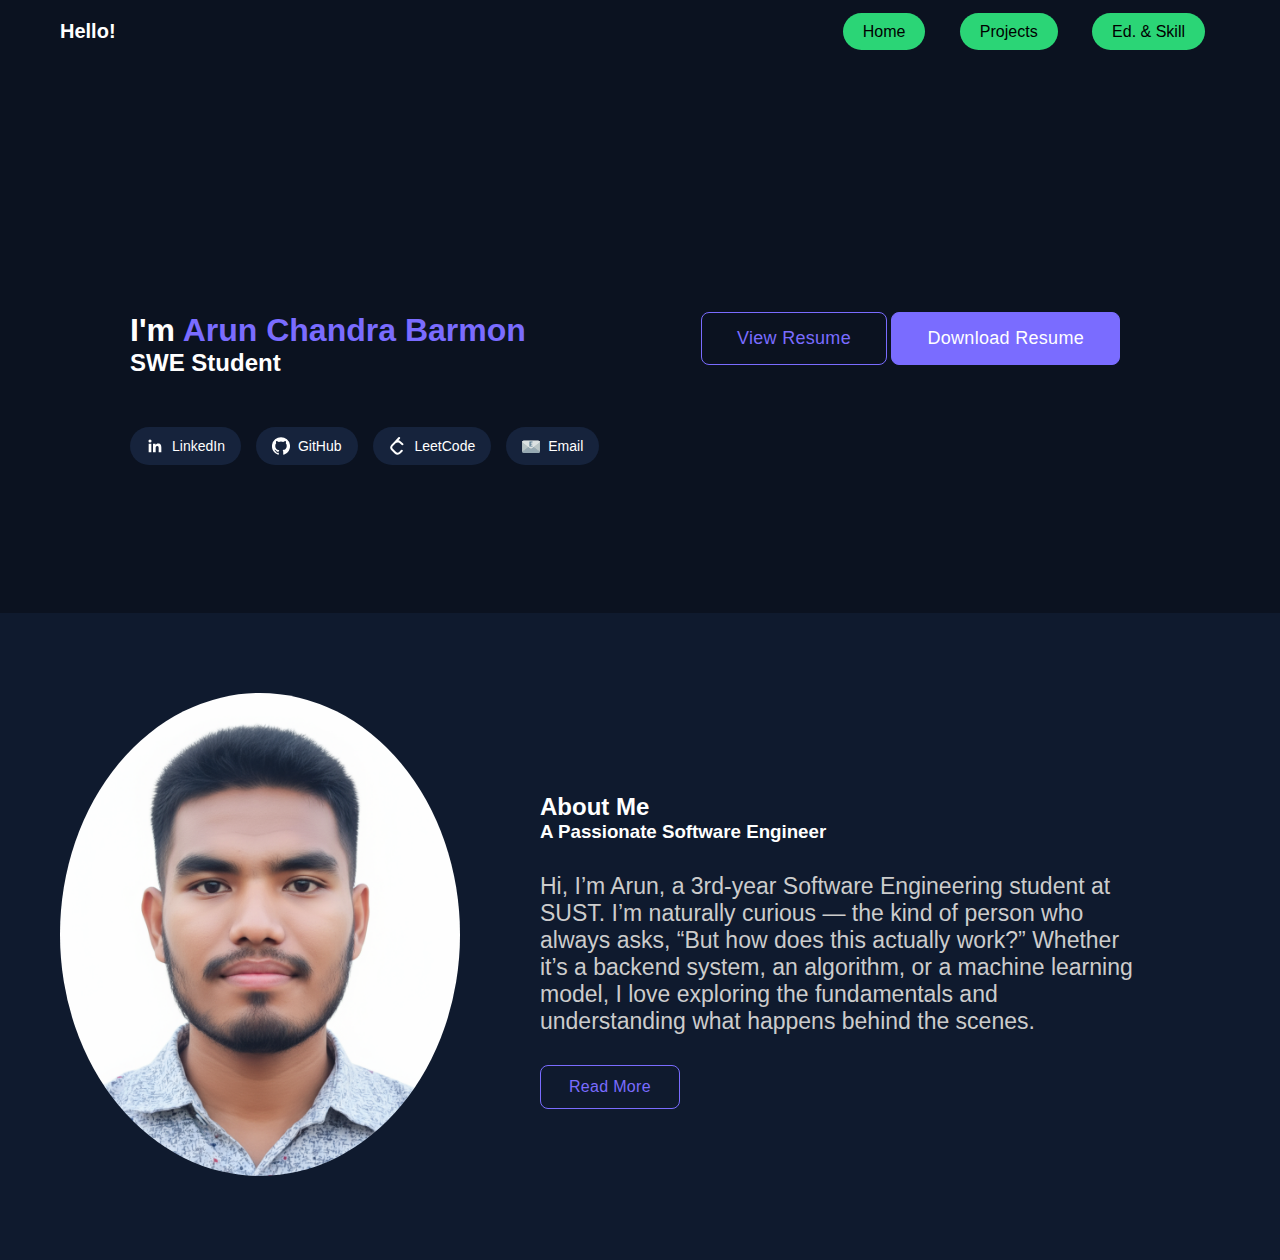
<file: index.html>
<!DOCTYPE html>
<html lang="en">
<head>
  <meta charset="UTF-8">
  <title>Portfolio | Web Developer</title>
  <link rel="stylesheet" href="css/style.css">
</head>
<body>
  <!-- Navbar -->
  <header class="navbar">
    <div class="logo">Hello!</div>
    <nav>
      <a href="index.html">Home</a>
      <a href="projects.html">Projects</a>
      <a href="ed_skill.html">Ed. & Skill</a>
    </nav>
  </header>

<!-- hero section -->
<section class="hero" id="home">

  <div class="hero-left">

    <h1>
      I'm <span>Arun Chandra Barmon</span><br>
    </h1>
    <h2 id="typing"></h2>

    <!--social links -->
    <div class="social-links">

      <!-- linkedIn -->
      <a href="https://www.linkedin.com/in/arun-cb/" target="_blank">
        <svg viewBox="0 0 24 24"><path d="M20.447 20.452h-3.554v-5.569c0-1.328-.027-3.037-1.852-3.037-1.853 0-2.136 1.445-2.136 2.939v5.667H9.351V9h3.414v1.561h.046c.477-.9 1.637-1.85 3.37-1.85 3.601 0 4.267 2.37 4.267 5.455v6.286zM5.337 7.433a2.062 2.062 0 1 1 0-4.129 2.062 2.062 0 0 1 0 4.129zM7.119 20.452H3.555V9h3.564z"/></svg>
        LinkedIn
      </a>

      <!-- gitHub -->
      <a href="https://github.com/helloarun0110" target="_blank">
        <svg viewBox="0 0 24 24"><path d="M12 .297a12 12 0 0 0-3.79 23.4c.6.11.82-.26.82-.58v-2.02c-3.34.72-4.04-1.6-4.04-1.6-.55-1.4-1.34-1.77-1.34-1.77-1.08-.74.08-.73.08-.73 1.2.08 1.84 1.24 1.84 1.24 1.07 1.83 2.8 1.3 3.49 1 .11-.78.42-1.3.76-1.6-2.66-.3-5.47-1.33-5.47-5.93 0-1.31.47-2.38 1.23-3.22-.13-.3-.54-1.52.11-3.18 0 0 1-.32 3.3 1.23a11.5 11.5 0 0 1 6 0c2.28-1.55 3.28-1.23 3.28-1.23.65 1.66.24 2.88.12 3.18.77.84 1.23 1.91 1.23 3.22 0 4.61-2.81 5.63-5.48 5.92.43.37.82 1.1.82 2.22v3.29c0 .32.21.69.82.57A12 12 0 0 0 12 .297"/></svg>
        GitHub
      </a>

      <!-- leetCode -->
      <a href="https://leetcode.com/u/0_arun_0/" target="_blank">
        <svg viewBox="0 0 24 24"><path d="M13.48 0a1.37 1.37 0 0 0-.96.44L7.1 6.22l-3.85 4.13a5.4 5.4 0 0 0 0 7.36l4.28 4.19c2.25 2.16 5.85 2.13 8.06-.07l2.39-2.39a1.38 1.38 0 0 0-1.95-1.96l-2.39 2.39a3.02 3.02 0 0 1-4.2.04l-4.28-4.19a2.7 2.7 0 0 1-.27-3.43L9.13 8.11c1.06-1.13 3.2-1.27 4.43-.28l3.5 2.83a1.38 1.38 0 1 0 1.73-2.15l-3.5-2.83a6.1 6.1 0 0 0-2.78-1.2l2.02-2.16A1.38 1.38 0 0 0 13.48 0z"/></svg>
        LeetCode
      </a>



      <a href="mailto:2022831041@student.sust.edu">
<svg width="800px" height="800px" viewBox="0 0 512 512" xmlns="http://www.w3.org/2000/svg" xmlns:xlink="http://www.w3.org/1999/xlink" aria-hidden="true" role="img" class="iconify iconify--fxemoji" preserveAspectRatio="xMidYMid meet"><path fill="#96A9B2" d="M511.824 425.007c1.941-5.245-220.916-173.519-220.916-173.519c-27.9-20.589-42.574-20.913-70.164 0c0 0-222.532 168.138-220.659 173.311l-.045.038c.023.045.06.076.091.117a48.482 48.482 0 0 0 8.119 14.157c1.473 1.786 3.248 3.282 4.955 4.837l-.083.064c.136.121.317.177.453.298c7.235 6.454 16.359 10.634 26.495 11.827c.159.019.287.102.446.121h.612c1.541.147 3.006.517 4.584.517h420.721c20.717 0 38.269-13.028 45.241-31.291c.083-.136.211-.234.287-.374l-.137-.103z"></path><path fill="#B9C5C6" d="M256.133 232.176L1.216 423.364V152.515c0-26.4 21.397-47.797 47.797-47.797h414.24c26.4 0 47.797 21.397 47.797 47.797v270.849L256.133 232.176z"></path><path fill="#EDECE6" d="M4.189 135.896l217.645 170.949c27.47 20.271 41.918 20.591 69.083 0L508.22 136.167c-3.77-6.834-9.414-12.233-15.869-16.538l2.989-2.342c-7.295-6.641-16.62-10.946-26.971-12.058l-424.455.015c-10.322 1.097-19.662 5.417-26.942 12.043l2.967 2.313c-6.38 4.245-11.972 9.551-15.75 16.296z"></path><path fill="#DCE2E2" d="M4.118 136.254C2.207 141.419 221.63 307.099 221.63 307.099c27.47 20.271 41.918 20.591 69.083 0c0 0 219.103-165.546 217.258-170.64l.045-.037c-.022-.045-.059-.074-.089-.115a47.732 47.732 0 0 0-7.994-13.939c-1.45-1.759-3.198-3.231-4.878-4.763l.082-.063c-.134-.119-.312-.175-.446-.294c-7.124-6.354-16.107-10.47-26.086-11.645c-.156-.019-.283-.1-.439-.119h-.602c-1.517-.145-2.96-.509-4.514-.509H48.81c-20.398 0-37.68 12.828-44.543 30.809c-.082.134-.208.231-.283.368l.134.102z"></path><path fill="#597B91" d="M291.401 154.645h-38.632a6.155 6.155 0 0 0-6.155 6.155v21.722a6.155 6.155 0 0 0 6.155 6.155h31.415a6.155 6.155 0 0 1 6.155 6.155v11.616a6.155 6.155 0 0 1-6.155 6.155h-31.415a6.155 6.155 0 0 0-6.155 6.155v23.578a6.155 6.155 0 0 0 6.155 6.155h41.316a6.155 6.155 0 0 1 6.155 6.155v12.441a6.155 6.155 0 0 1-6.155 6.155h-75.76a6.155 6.155 0 0 1-6.155-6.155V136.461a6.155 6.155 0 0 1 6.155-6.155h74.81c3.749 0 6.627 3.322 6.092 7.033l-1.733 12.028a6.156 6.156 0 0 1-6.093 5.278z"></path></svg>        Email
      </a>


    </div>

  </div>
      <!-- resume section -->
  <div class="hero-right">
    <div class="resume">

   <a href="resume/index.html" class="btn secondary">
  View Resume
</a>
<a href="assets/images/resume.pdf" download class="btn primary">
    Download Resume
  </a>

    </div>
  </div>

</section>


  <!-- About Section -->
  <section class="about" id="about">
    <div class="about-img">
      <img src="assets/images/arun.png" alt="Profile">
    </div>

    <div class="about-text">
      <h2>About Me</h2>
      <h3>A Passionate <span>Software Engineer</span></h3>
<p class="about-description">
Hi, I’m Arun, a 3rd-year Software Engineering student at SUST. I’m naturally curious — the kind of person who always asks, “But how does this actually work?” Whether it’s a backend system, an algorithm, or a machine learning model, I love exploring the fundamentals and understanding what happens behind the scenes.
  <span class="more-text">
This curiosity has led me to build projects that solve real problems. I’ve worked with FastAPI, SQLModel, PostgreSQL, and secure authentication, and I’ve explored features like face recognition, image classification, a bit of deep learning, QR-based workflows, and geolocation checks — the kinds of projects where backend logic and AI/ML intersect.

I love the process of learning something new, experimenting, and turning knowledge into practical solutions, even if it’s small. My goal is to grow as an engineer who can combine backend development and AI/ML to create scalable, intelligent, real-world systems.

I’m always open to internships, teamwork, and collaborations in backend development and AI/ML. If you’re working on something exciting, I’d love to be a part of it.
  </span>
</p>

<button class="btn secondary read-more-btn">Read More</button>

    </div>
  </section>

  <script src="js/main.js"></script>
</body>
</html>
</file>
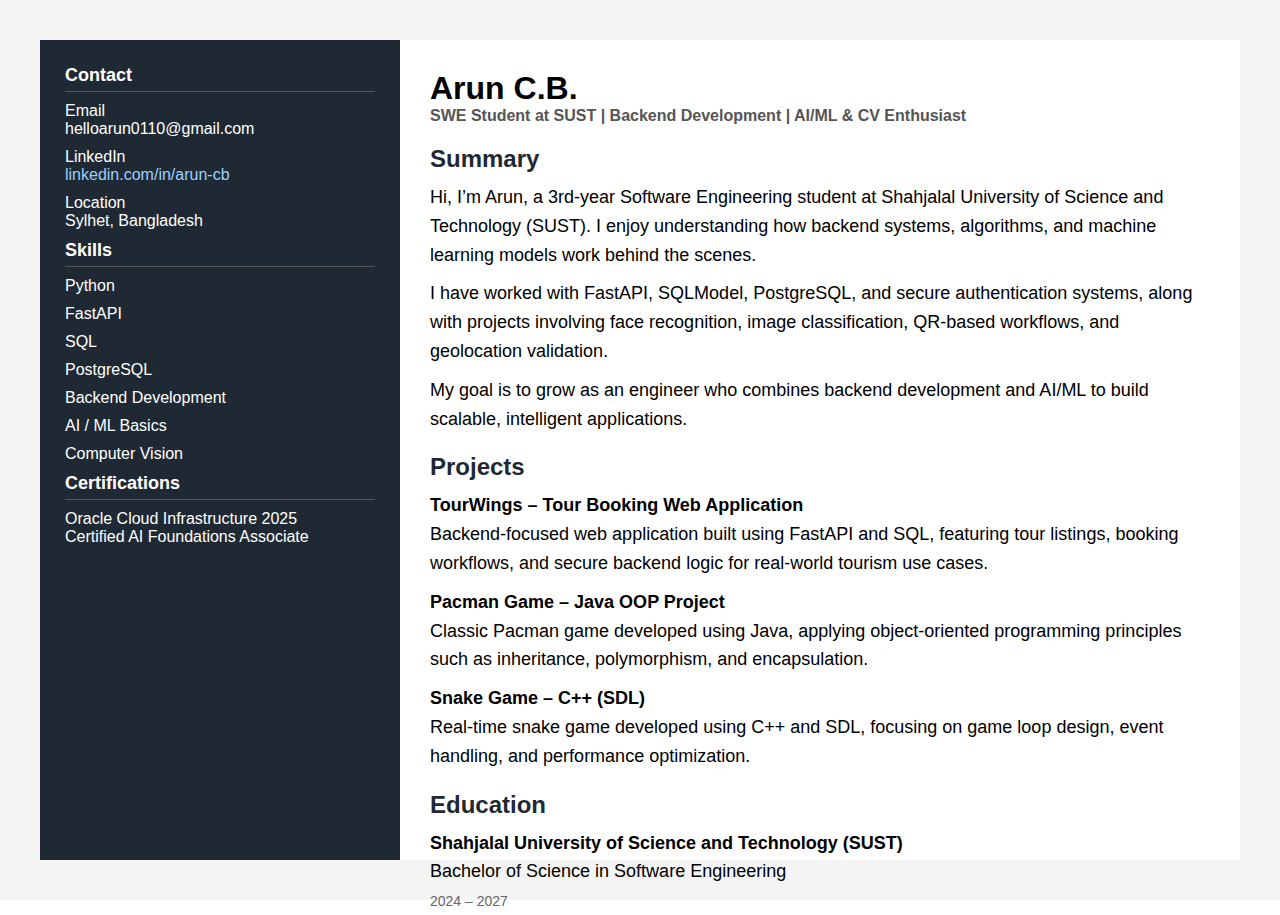
<file: resume/index.html>
<!DOCTYPE html>
<html lang="en">
<head>
    <meta charset="UTF-8">
    <title>Arun C.B. | Resume</title>

    <!-- Viewport still needed for correct scaling -->
    <meta name="viewport" content="width=device-width, initial-scale=1.0">

    <link rel="stylesheet" href="style.css">
</head>
<body>

<div class="page">
    <div class="resume">

        <!-- LEFT SIDEBAR -->
        <aside class="sidebar">
            <h2>Contact</h2>
            <p>Email<br>helloarun0110@gmail.com</p>
            <p>LinkedIn<br>
                <a href="https://www.linkedin.com/in/arun-cb" target="_blank">
                    linkedin.com/in/arun-cb
                </a>
            </p>
            <p>Location<br>Sylhet, Bangladesh</p>

            <h2>Skills</h2>
            <ul>
                <li>Python</li>
                <li>FastAPI</li>
                <li>SQL</li>
                <li>PostgreSQL</li>
                <li>Backend Development</li>
                <li>AI / ML Basics</li>
                <li>Computer Vision</li>
            </ul>

            <h2>Certifications</h2>
            <p>
                Oracle Cloud Infrastructure 2025<br>
                Certified AI Foundations Associate
            </p>
        </aside>

        <!-- RIGHT CONTENT -->
        <main class="content">
            <h1>Arun C.B.</h1>
            <h3>SWE Student at SUST | Backend Development | AI/ML & CV Enthusiast</h3>

            <section>
                <h2>Summary</h2>
                <p>
                    Hi, I’m Arun, a 3rd-year Software Engineering student at
                    Shahjalal University of Science and Technology (SUST).
                    I enjoy understanding how backend systems, algorithms,
                    and machine learning models work behind the scenes.
                </p>
                <p>
                    I have worked with FastAPI, SQLModel, PostgreSQL, and
                    secure authentication systems, along with projects
                    involving face recognition, image classification,
                    QR-based workflows, and geolocation validation.
                </p>
                <p>
                    My goal is to grow as an engineer who combines backend
                    development and AI/ML to build scalable, intelligent
                    applications.
                </p>
            </section>

            <section>
                <h2>Projects</h2>

                <p>
                    <strong>TourWings – Tour Booking Web Application</strong><br>
                    Backend-focused web application built using FastAPI and SQL,
                    featuring tour listings, booking workflows, and secure
                    backend logic for real-world tourism use cases.
                </p>

                <p>
                    <strong>Pacman Game – Java OOP Project</strong><br>
                    Classic Pacman game developed using Java, applying
                    object-oriented programming principles such as inheritance,
                    polymorphism, and encapsulation.
                </p>

                <p>
                    <strong>Snake Game – C++ (SDL)</strong><br>
                    Real-time snake game developed using C++ and SDL,
                    focusing on game loop design, event handling, and
                    performance optimization.
                </p>
                
            </section>


            <section>
                <h2>Education</h2>
                <p>
                    <strong>Shahjalal University of Science and Technology (SUST)</strong><br>
                    Bachelor of Science in Software Engineering<br>
                    <span class="date">2024 – 2027</span>
                </p>
            </section>
        </main>

    </div>
</div>

</body>
</html>
</file>
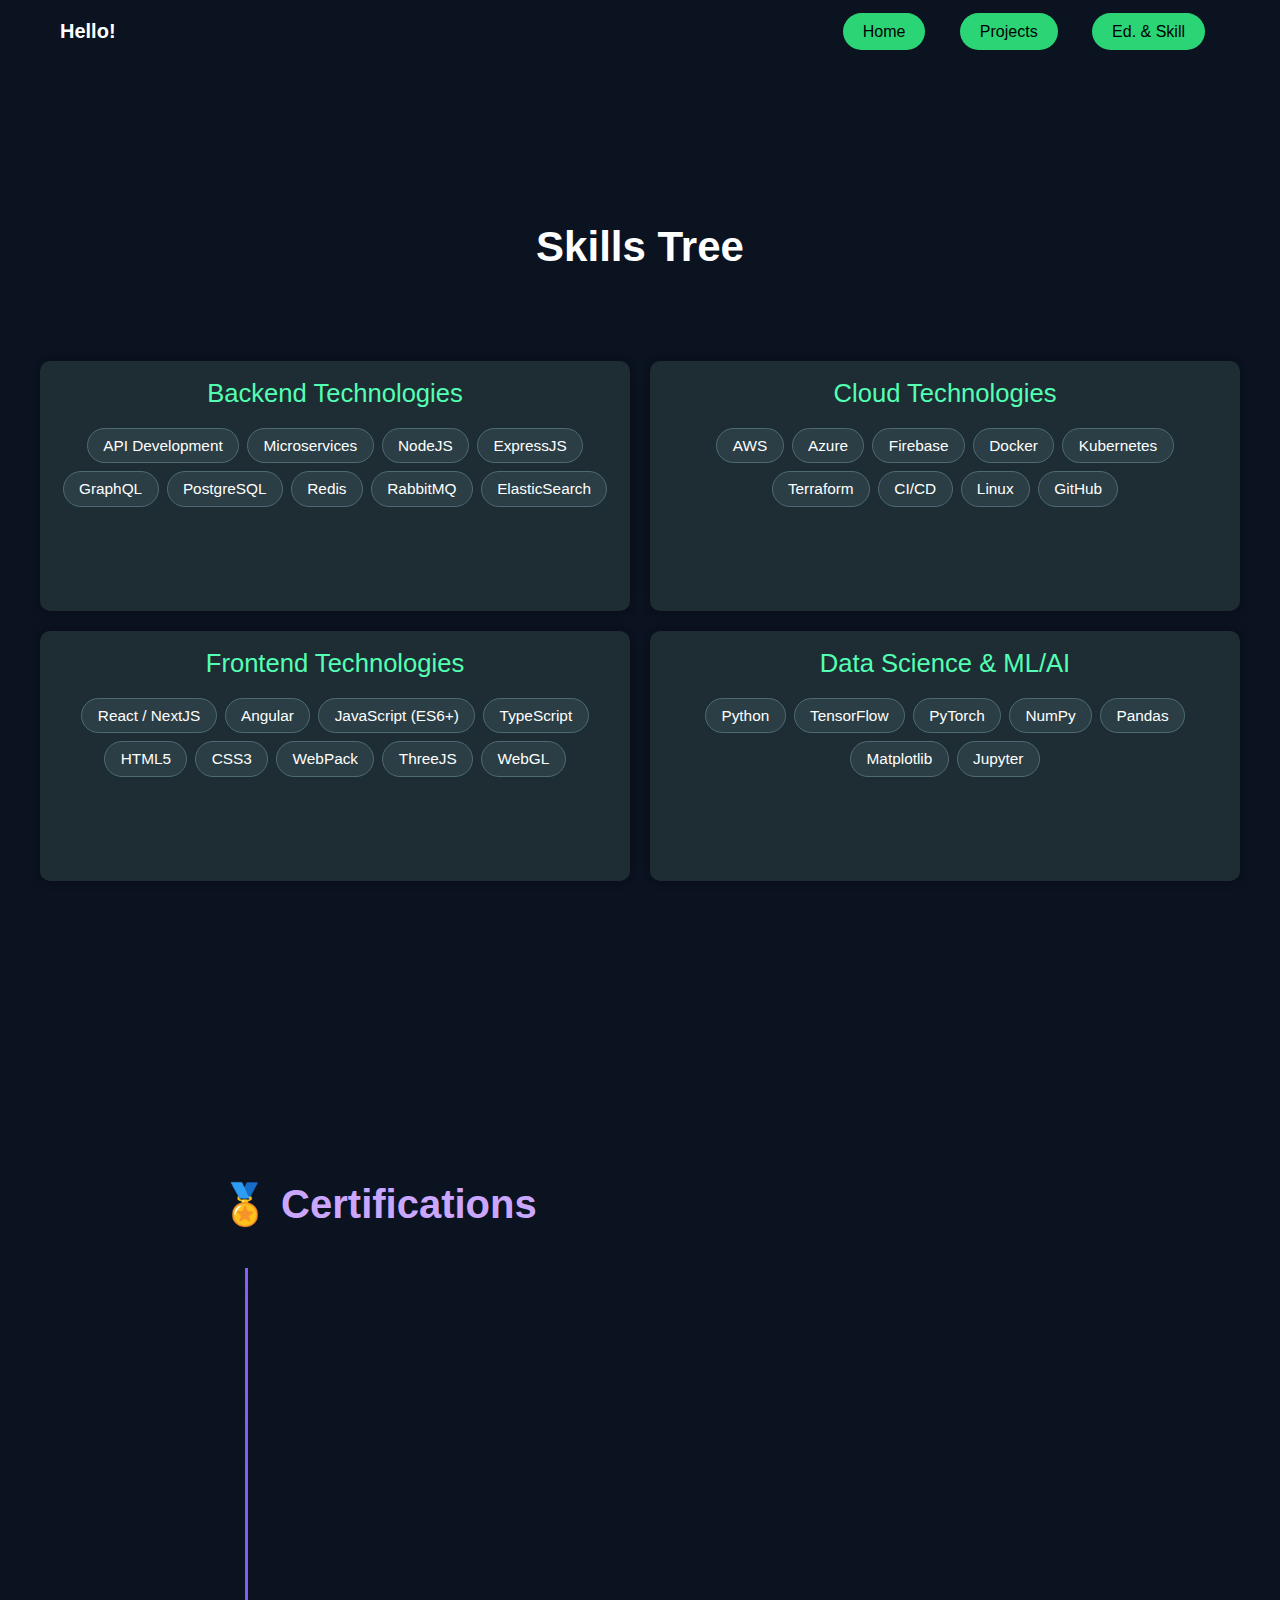
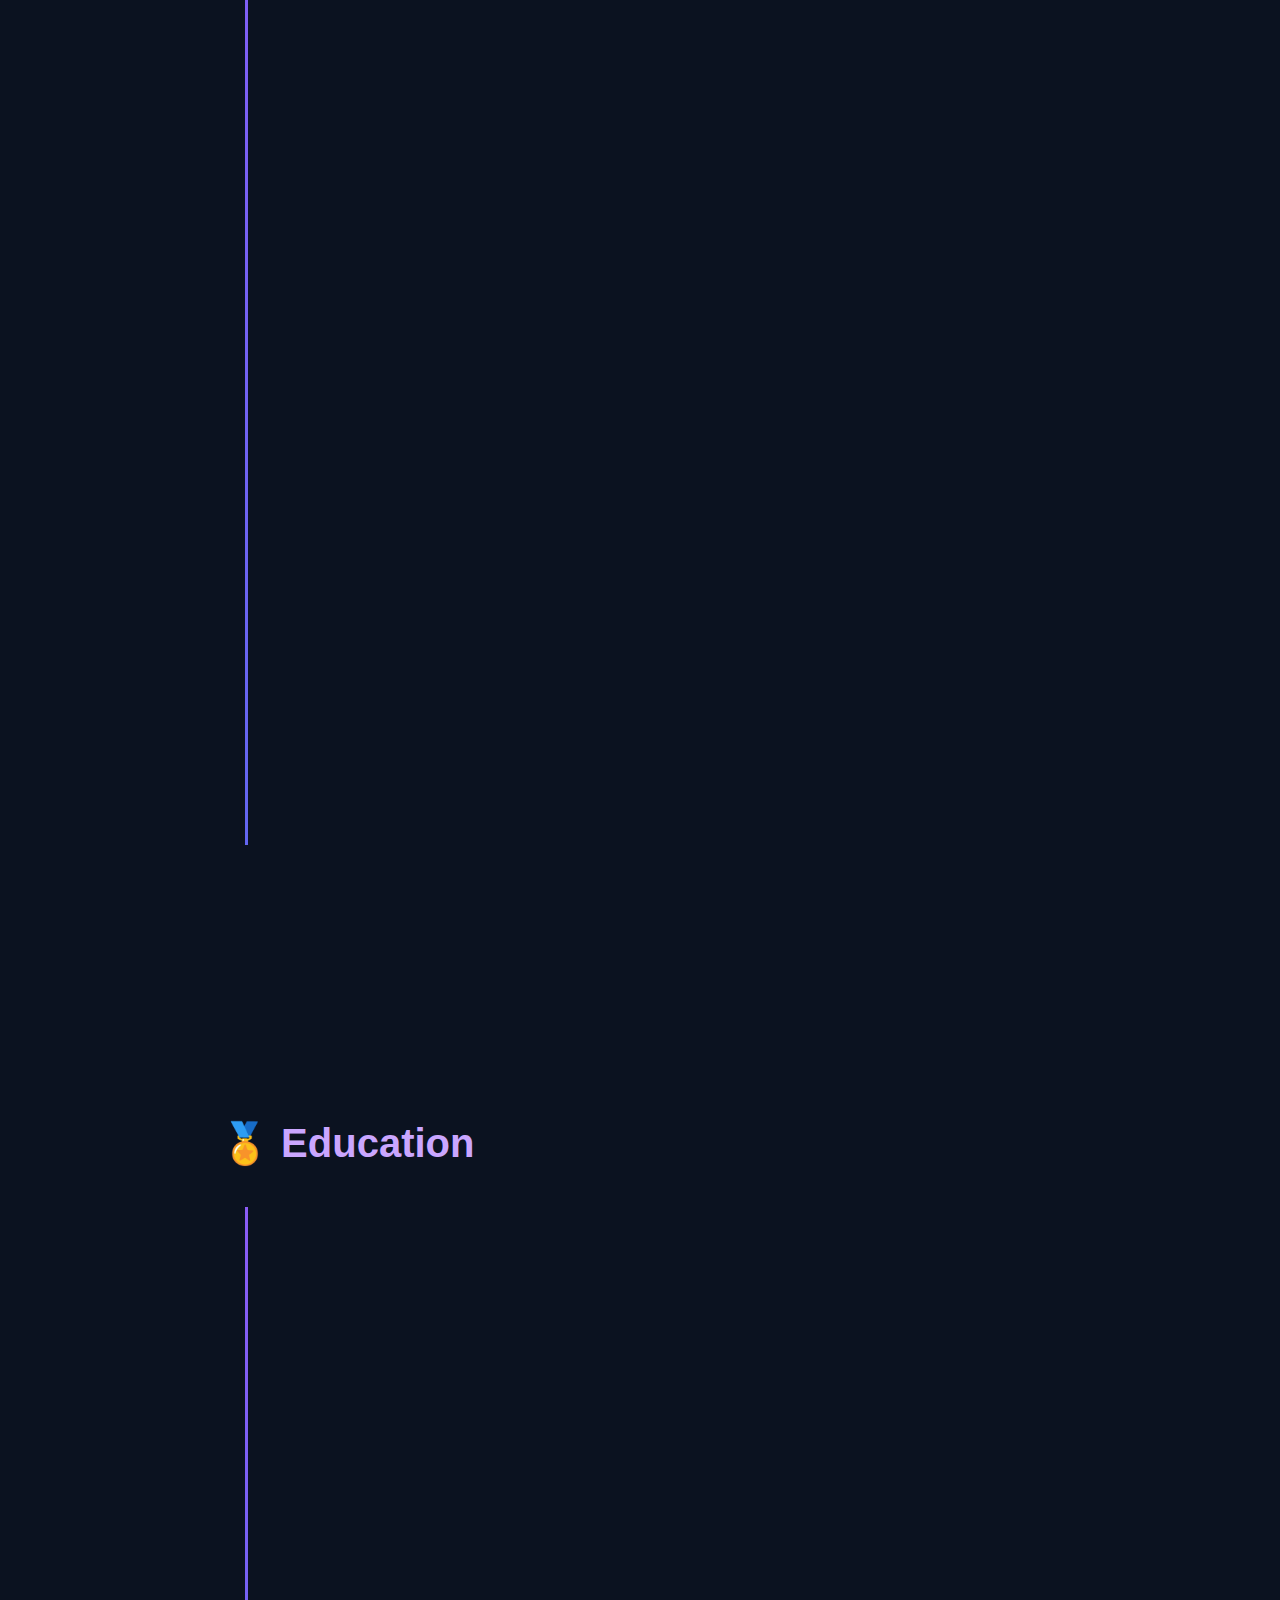
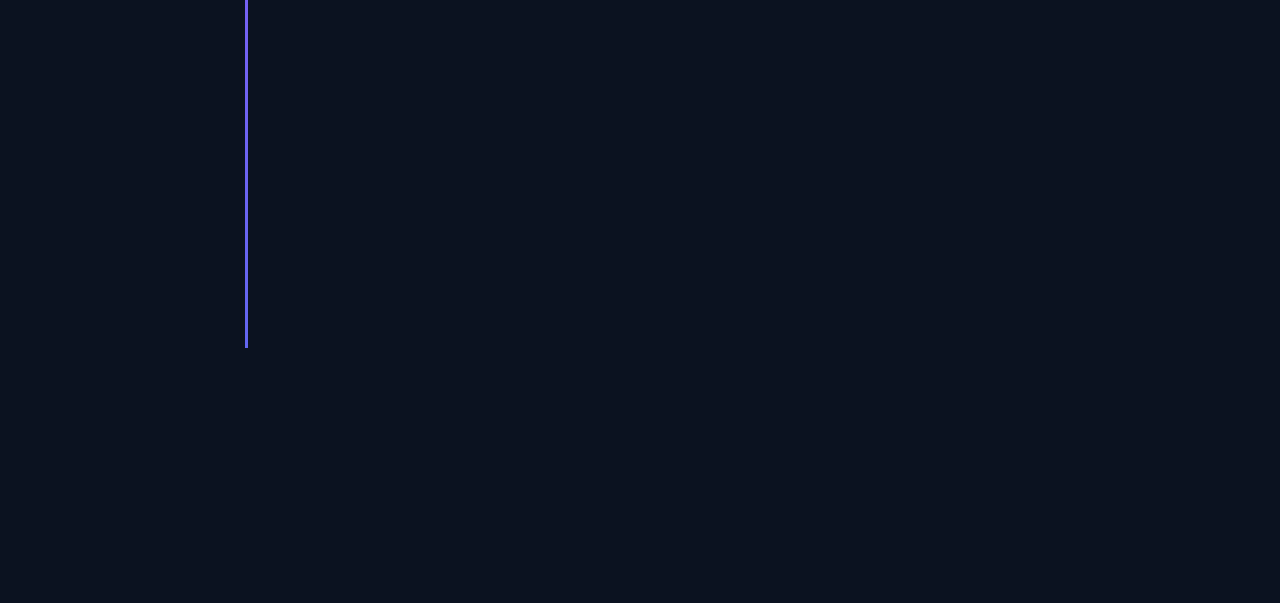
<file: ed_skill.html>
<!DOCTYPE html>
<html>
<head>
    <title>Skills & Education | Arun</title>
    <link rel="stylesheet" href="css/style.css">
</head>

<body>

 <!-- Navbar -->
  <header class="navbar">
    <div class="logo">Hello!</div>
    <nav>
      <a href="index.html">Home</a>
      <a href="projects.html">Projects</a>
      <a href="ed_skill.html">Ed. & Skill</a>
    </nav>
  </header>

 

<section class="skills-page">

    <h1 class="section-title">Skills Tree</h1>


<div class="skills-grid">

  <!-- Backend -->
  <div class="skill-card">
    <div class="skill-title">Backend Technologies</div>
    <div class="taggs">
      <span class="tagg">API Development</span>
      <span class="tagg">Microservices</span>
      <span class="tagg">NodeJS</span>
      <span class="tagg">ExpressJS</span>
      <span class="tagg">GraphQL</span>
      <span class="tagg">PostgreSQL</span>
      <span class="tagg">Redis</span>
      <span class="tagg">RabbitMQ</span>
      <span class="tagg">ElasticSearch</span>
    </div>
  </div>

  <!-- Cloud -->
  <div class="skill-card">
    <div class="skill-title">Cloud Technologies</div>

    <div class="taggs">
      <span class="tagg">AWS</span>
      <span class="tagg">Azure</span>
      <span class="tagg">Firebase</span>
      <span class="tagg">Docker</span>
      <span class="tagg">Kubernetes</span>
      <span class="tagg">Terraform</span>
      <span class="tagg">CI/CD</span>
      <span class="tagg">Linux</span>
      <span class="tagg">GitHub</span>
    </div>
  </div>

  <!-- Frontend -->
  <div class="skill-card">
    <div class="skill-title">Frontend Technologies</div>

    <div class="taggs">
      <span class="tagg">React / NextJS</span>
      <span class="tagg">Angular</span>
      <span class="tagg">JavaScript (ES6+)</span>
      <span class="tagg">TypeScript</span>
      <span class="tagg">HTML5</span>
      <span class="tagg">CSS3</span>
      <span class="tagg">WebPack</span>
      <span class="tagg">ThreeJS</span>
      <span class="tagg">WebGL</span>
    </div>
  </div>


  <!-- Data Science -->
  <div class="skill-card">
    <div class="skill-title">Data Science & ML/AI</div>

    <div class="taggs">
      <span class="tagg">Python</span>
      <span class="tagg">TensorFlow</span>
      <span class="tagg">PyTorch</span>
      <span class="tagg">NumPy</span>
      <span class="tagg">Pandas</span>
      <span class="tagg">Matplotlib</span>
      <span class="tagg">Jupyter</span>
    </div>
  </div>



</div>

<!-- 
<div class="cert"> -->
</section>


<section class="cert-section">

<h2 class="cert-title">🏅 Certifications</h2>

<div class="timeline">

  <!-- CERT 1 -->
  <div class="timeline-item">
    <div class="cert-card">
      <div class="cert-header">
        <div class="cert-name">Oracle Cloud Infrastructure 2025 Certified AI Foundations Associate</div>
        <a href="https://catalog-education.oracle.com/ords/certview/sharebadge?id=C995619F9472BB4056712A3CCC787B6CEE370A2477165CACF305CED40C1CA771"
   class="btn secondary"
   target="_blank">
   Verify ↗
</a>
      </div>

      <div class="cert-meta">Oracle • Aug 2025</div>

      <div class="cert-desc">
       The Oracle Cloud Infrastructure (OCI) AI Foundations certification is designed to introduce learners to the fundamental 
       concepts of artificial intelligence (AI) and machine learning (ML), with a specific focus on the practical application of these technologies within the Oracle Cloud Infrastructure. 
      </div>

      <div class="tags">
        <span class="tag">Certification</span>
        <span class="tag">Oracle</span>
      </div>
    </div>
  </div>

  <!-- CERT 2 -->
  <div class="timeline-item">
    <div class="cert-card">
      <div class="cert-header">
        <div class="cert-name">Oracle Cloud Infrastructure 2025 Certified AI Foundations Associate</div>
        <a href="https://catalog-education.oracle.com/ords/certview/sharebadge?id=C995619F9472BB4056712A3CCC787B6CEE370A2477165CACF305CED40C1CA771"
   class="btn secondary"
   target="_blank">
   Verify ↗
</a>
      </div>

      <div class="cert-meta">Oracle • Aug 2025</div>

      <div class="cert-desc">
       The Oracle Cloud Infrastructure (OCI) AI Foundations certification is designed to introduce learners to the fundamental 
       concepts of artificial intelligence (AI) and machine learning (ML), with a specific focus on the practical application of these technologies within the Oracle Cloud Infrastructure. 
      </div>

      <div class="tags">
        <span class="tag">Certification</span>
        <span class="tag">Oracle</span>
      </div>
    </div>
  </div>

  <!-- CERT 3 -->
  <div class="timeline-item">
    <div class="cert-card">
      <div class="cert-header">
        <div class="cert-name">Oracle Cloud Infrastructure 2025 Certified AI Foundations Associate</div>
        <a href="https://catalog-education.oracle.com/ords/certview/sharebadge?id=C995619F9472BB4056712A3CCC787B6CEE370A2477165CACF305CED40C1CA771"
   class="btn secondary"
   target="_blank">
   Verify ↗
</a>
      </div>

      <div class="cert-meta">Oracle • Aug 2025</div>

      <div class="cert-desc">
       The Oracle Cloud Infrastructure (OCI) AI Foundations certification is designed to introduce learners to the fundamental 
       concepts of artificial intelligence (AI) and machine learning (ML), with a specific focus on the practical application of these technologies within the Oracle Cloud Infrastructure. 
      </div>

      <div class="tags">
        <span class="tag">Certification</span>
        <span class="tag">Oracle</span>
      </div>
    </div>
  </div>

  <!-- CERT 4 -->
  <div class="timeline-item">
    <div class="cert-card">
      <div class="cert-header">
        <div class="cert-name">Oracle Cloud Infrastructure 2025 Certified AI Foundations Associate</div>
        <a href="https://catalog-education.oracle.com/ords/certview/sharebadge?id=C995619F9472BB4056712A3CCC787B6CEE370A2477165CACF305CED40C1CA771"
   class="btn secondary"
   target="_blank">
   Verify ↗
</a>
      </div>

      <div class="cert-meta">Oracle • Aug 2025</div>

      <div class="cert-desc">
       The Oracle Cloud Infrastructure (OCI) AI Foundations certification is designed to introduce learners to the fundamental 
       concepts of artificial intelligence (AI) and machine learning (ML), with a specific focus on the practical application of these technologies within the Oracle Cloud Infrastructure. 
      </div>

      <div class="tags">
        <span class="tag">Certification</span>
        <span class="tag">Oracle</span>
      </div>
    </div>
  </div>

</section>



</section>


<section class="cert-section">

<h1 class="cert-title">🏅 Education</h1>

<div class="timeline">

  <!-- CERT 1 -->
  <div class="timeline-item">
    <div class="cert-card">
      <div class="cert-header">
        <div class="cert-name">Bachelor of Science in Software Engineering</div>

      </div>

      <div class="cert-meta">SUST (2023--2027)</div>

      <div class="cert-desc">
        Shahjalal University of Science and Technology (SUST)
      </div>

      <div class="tags">
        <span class="tag">CGP: loading..</span>

      </div>
    </div>
  </div>

  <!-- CERT 2 -->
  <div class="timeline-item">
    <div class="cert-card">
      <div class="cert-header">
        <div class="cert-name">Bachelor of Science in Software Engineering</div>

      </div>

      <div class="cert-meta">SUST (2023--2027)</div>

      <div class="cert-desc">
        Shahjalal University of Science and Technology (SUST)
      </div>

      <div class="tags">
        <span class="tag">CGP: loading..</span>

      </div>
    </div>
  </div>

  <!-- CERT 3 -->
  <div class="timeline-item">
    <div class="cert-card">
      <div class="cert-header">
        <div class="cert-name">Bachelor of Science in Software Engineering</div>

      </div>

      <div class="cert-meta">SUST (2023--2027)</div>

      <div class="cert-desc">
        Shahjalal University of Science and Technology (SUST)
      </div>

      <div class="tags">
        <span class="tag">CGP: loading..</span>

      </div>
    </div>
  </div>

  <!-- CERT 4 -->
  <div class="timeline-item">
    <div class="cert-card">
      <div class="cert-header">
        <div class="cert-name">Bachelor of Science in Software Engineering</div>

      </div>

      <div class="cert-meta">SUST (2023--2027)</div>

      <div class="cert-desc">
        Shahjalal University of Science and Technology (SUST)
      </div>

      <div class="tags">
        <span class="tag">CGP: loading..</span>

      </div>
    </div>
  </div>

</div>

</section>

<!-- 
</div> -->


<script src="js/main.js"></script>

</body>
</html>
</file>
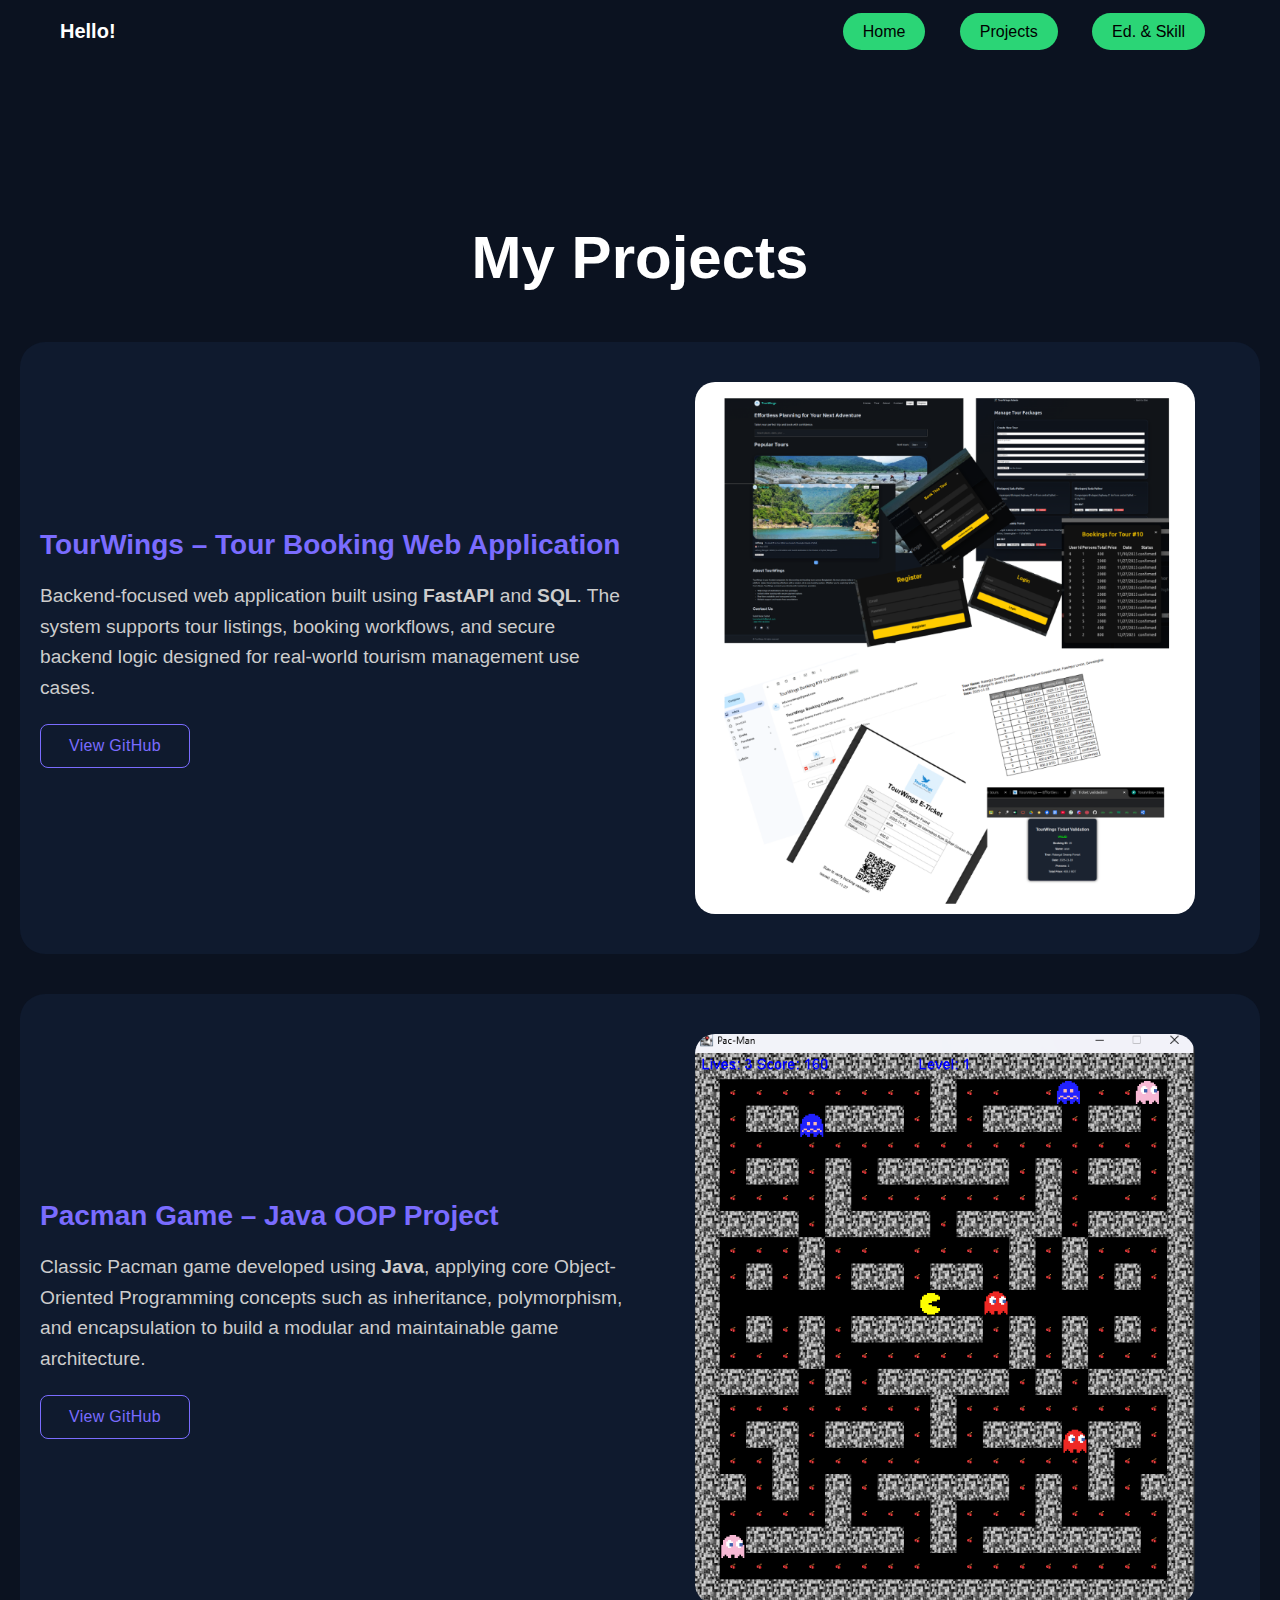
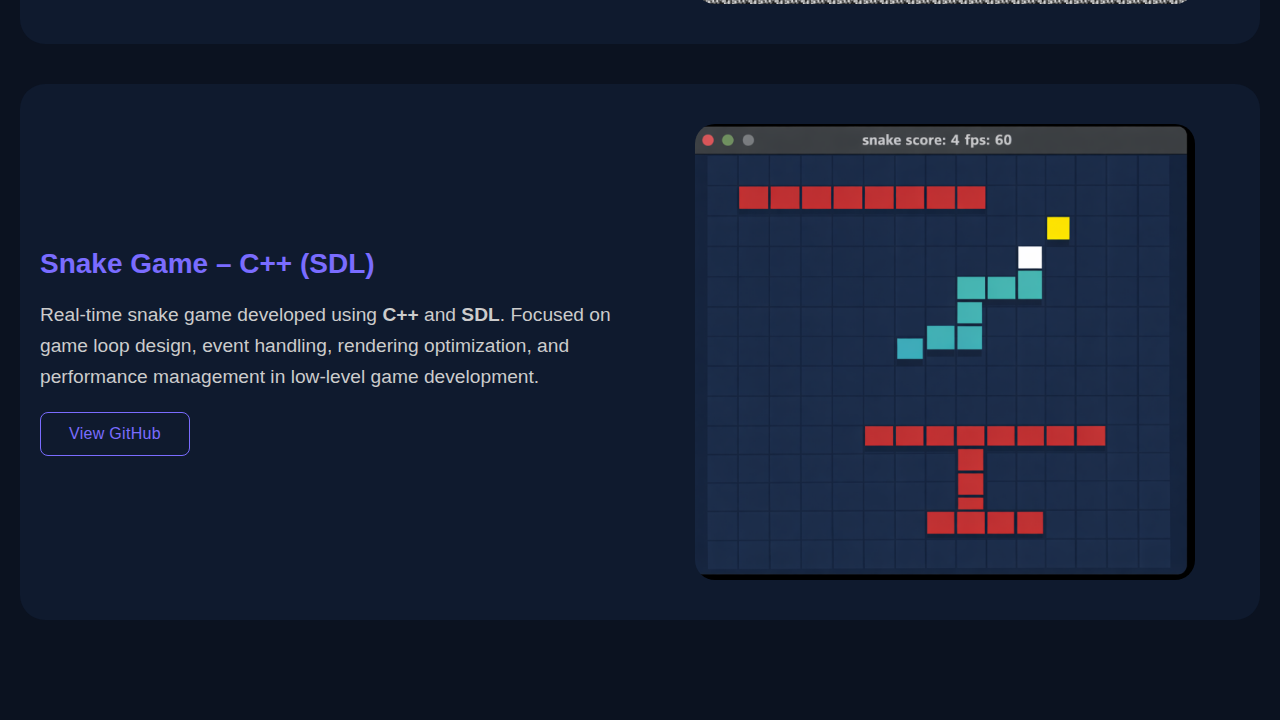
<file: projects.html>
<!DOCTYPE html>
<html>
<head>
    <title>Projects | Arun</title>
    <link rel="stylesheet" href="css/style.css">
</head>

<body>

 <!-- Navbar -->
  <header class="navbar">
    <div class="logo">Hello!</div>
    <nav>
      <a href="index.html">Home</a>
      <a href="projects.html">Projects</a>
      <a href="ed_skill.html">Ed. & Skill</a>
    </nav>
  </header>



<section class="projects">

    <h1 class="project-title">My Projects</h1>

    <!-- project 1 : tourwing   -->
    <div class="project-card">

        <div class="project-text">
            <h2>TourWings – Tour Booking Web Application</h2>

            <p>
                Backend-focused web application built using <strong>FastAPI</strong> 
                and <strong>SQL</strong>. The system supports tour listings,
                booking workflows, and secure backend logic designed for
                real-world tourism management use cases.
            </p>

            <a href="https://github.com/helloarun0110/tourwings-backend" class="btn secondary">View GitHub</a>
        </div>

        <div class="project-image">
            <img src="assets/images/tourwing.png" alt="TourWings Project">
        </div>

    </div>

    <!-- project 2 : pacman   -->
    <div class="project-card">

        <div class="project-text">
            <h2>Pacman Game – Java OOP Project</h2>

            <p>
                Classic Pacman game developed using <strong>Java</strong>,
                applying core Object-Oriented Programming concepts such as
                inheritance, polymorphism, and encapsulation to build a
                modular and maintainable game architecture.
            </p>

            <a href="https://github.com/helloarun0110/OOP-project-java" class="btn secondary">View GitHub</a>
        </div>

        <div class="project-image">
            <img src="assets/images/pacman.png" alt="Pacman Game">
        </div>

    </div>


    <!-- project 3 : sanke   -->
    <div class="project-card">

        <div class="project-text">
            <h2>Snake Game – C++ (SDL)</h2>

            <p>
                Real-time snake game developed using <strong>C++</strong>
                and <strong>SDL</strong>. Focused on game loop design,
                event handling, rendering optimization, and performance
                management in low-level game development.
            </p>

            <a href="https://github.com/helloarun0110/Academic-Projects/tree/main/game-project-150-(1/2)" class="btn secondary">View GitHub</a>
        </div>

        <div class="project-image">
            <img src="assets/images/snake.png" alt="Snake Game">
        </div>

    </div>

</section>


<script src="js/main.js"></script>

</body>
</html>
</file>
<file: css/style.css>
* {
  margin: 0;
  padding: 0;
  box-sizing: border-box;
  font-family: 'Segoe UI', sans-serif;
}

body {
  background: #0b1220;
  color: white;
}

/* Navbar */
.navbar {
  display: flex;
  justify-content: space-between;
  padding: 20px 60px;
  align-items: center;
  margin-bottom: 100px;
}

.navbar a {
  padding: 10px 20px;
  border-radius: 25px;
  border: none;
  cursor: pointer;
  background: #2bd576;
  color: black;
  margin: 0 15px;
  text-decoration: none;
}

.navbar a:hover {
  color: #7a6cff;
  
}

.logo {
  font-weight: bold;
  font-size: 20px;
}



/* Button */


.btn {
  display: inline-block;
  padding: 12px 28px;

  font-size: 16px;
  font-weight: 500;
  letter-spacing: 0.3px;

  border-radius: 8px;
  border: 1px solid transparent;

  cursor: pointer;
  text-decoration: none;

  transition: all 0.25s ease;
}

.btn:active {
  transform: scale(0.97);
}



.primary {
  background: #7a6cff;
  color: #ffffff;
  border-color: #7a6cff;
}

.primary:hover {
  background: #6958ff;
  transform: translateY(-2px);
  box-shadow: 0 8px 20px rgba(122,108,255,0.35);
}

.secondary {
  background: transparent;
  color: #7a6cff;
  border: 1px solid #7a6cff;
}

.secondary:hover {
  background: rgba(122,108,255,0.08);
  transform: translateY(-2px);
}

/* hero section */


.hero {
  display: flex;
  justify-content: space-between;
  align-items: center;
  min-height: 50vh;
  padding: 0 60px;
  gap: 40px;

}

.hero-left {
  flex: 1;
  max-width: 70%;
  margin-left: 70px;
   margin-top: 0px;
}

.hero-left h1 span {
  color: #7a6cff;
}

.hero-right {
  flex: 1;
  display: flex;
  justify-content: right;
  align-items: center;
  margin-right: 80px;
  margin-bottom: 100px;

}

.resume {
  padding: 20px;
}

.resume .btn {
  padding: 15px 35px;
  font-size: 18px;
}






/* socia link section */

.social-links {
  margin-top: 50px;
  display: flex;
  gap: 15px;
  flex-wrap: wrap;
}

.social-links a {
  display: flex;
  align-items: center;
  gap: 8px;

  text-decoration: none;
  background: #16233c;
  padding: 10px 16px;
  border-radius: 20px;
  color: white;
  font-size: 14px;

  transition: 0.3s;
}

.social-links a:hover {
  background: #7a6cff;
}

.social-links svg {
  width: 18px;
  height: 18px;
  fill: currentColor;
}






/* About */

.about {
  display: flex;
  padding: 80px 60px;
  background: #0f1a2e;
}

.about-img img {
  width: 400px;
  border-radius: 50%;
}

.about-text {
  margin-top: 100px;
  margin-left: 80px;
  margin-right: 80px;
}



.about-text p {
  margin: 30px 0;
  color: #ccc;
  font-size: 23px;
}


.more-text {
  display: none;
}

.more-text.show {
  display: inline;
}





/*  project */

.projects {
  padding: 60px 20px; 
}

.project-title {
  text-align: center;
  font-size: clamp(36px, 5vw, 60px); 
  margin-bottom: 50px;
}


.project-card {
  display: flex;
  flex-wrap: wrap; 
  justify-content: space-between;
  align-items: center;

  background: #0f1a2e;
  border-radius: 25px;
  padding: 40px 20px; 
  margin-bottom: 40px;
  gap: 20px; 
  transition: transform 0.3s ease, box-shadow 0.3s ease;
}

.project-card:hover {
  transform: translateY(-10px);
  box-shadow: 0 20px 40px rgba(122,108,255,0.3);
}

.project-card:hover .project-image img {
  transform: scale(1.05);
}


.project-text {
  flex: 1 1 300px; 
  margin: 0; 
  min-width: 280px; 
}

.project-text h2 {
  margin-bottom: 20px;
  color: #7a6cff;
  font-size: clamp(20px, 2.5vw, 28px); 
}

.project-text p {
  color: #ccc;
  line-height: 1.6;
  font-size: clamp(16px, 1.5vw, 20px); 
  margin-bottom: 20px;
}


.project-image {
  flex: 1 1 300px; 
  display: flex; 
  justify-content: center; 
  align-items: center;
  min-width: 280px; 
}

.project-image img {
  width: 100%; 
  max-width: 500px; 
  height: auto; 
  border-radius: 20px;
  display: block;
}


.project-card.empty {
  height: 180px;
  background: transparent;
  border: 2px dashed #2bd57655;
}


@media (max-width: 900px) {
  .project-card {
    flex-direction: column; 
    padding: 20px;
  }

  .project-text, .project-image {
    flex: 1 1 100%;
    min-width: auto; 
    margin: 0;
  }

  .project-text h2 {
    text-align: center; 
  }

  .project-text p {
    text-align: center; 
  }
}


/* ed & skill */

.skills-page {
  padding: 60px 20px;
}

.section-title {
  text-align: center;
  font-size: clamp(28px, 4vw, 42px);
  margin-bottom: 20px;
}



/*  GRID  */
.skills-grid{
  display:grid;
  grid-template-columns:1fr 1fr;   
  grid-template-rows:1fr 1fr;      
  gap:20px;
  margin: 0 auto;
  padding: 20px;
  max-width: 1700px;
  margin-top: 70px;
}


.skill-card{
  background:#1e2d33;
  border-radius:10px;
  padding:18px;
  text-align:left;
  box-shadow:0 0 10px rgba(0,0,0,0.3);
  height: auto;
  min-height: 250px;
  display: flex;
  flex-direction: column;
}

.skill-title{
  font-size:clamp(20px, 2vw, 30px);
  margin: bottom 20px;
  color:#53ffb3;
  text-align: center;
  margin-bottom: 20px;
}


/* tags */
.taggs{
  display:flex;
  flex-wrap:wrap;
  gap:8px;
  font-size: 1rem;
  justify-content: center;
}

.tagg{
  background:#2b3e45;
  border-radius:20px;
  padding:0.5em 1em;
  font-size: clamp(14px, 1.2vw, 20px);
  border:1px solid #4e6b73;
  white-space: nowrap;
}










.cert-section{
  max-width:100%;
  margin: 200px;
  padding:20px;
}

.cert-title{
  font-size:40px;
  margin-bottom:40px;
  color:#caa6ff;
}


.timeline{
  position:relative;
  padding-left:60px;
}


.timeline::before{
  content:"";
  position:absolute;
  left:25px;
  top:0;
  bottom:0;
  width:3px;
  background:linear-gradient(#8b5cf6,#6366f1);
}


.timeline-item{
  position:relative;
  margin-bottom:35px;
  opacity: 0;
  transform: translateY(50px);
  transition: all 0.6s ease;
}

/* circle icon */
.timeline-item::before{
  content:"🎖";
  position:absolute;
  left:-48px;
  top:18px;
  width:36px;
  height:36px;
  background:linear-gradient(135deg,#7c3aed,#6366f1);
  border-radius:50%;
  display:flex;
  align-items:center;
  justify-content:center;
  font-size:16px;
}


.cert-card{
  background:#1a2436;
  border:1px solid #2e3a52;
  border-radius:10px;
  padding:20px;
  transition:0.3s;
}

.cert-card:hover{
  transform:translateY(-4px);
  border-color:#6d7cff;
}


.cert-header{
  display:flex;
  justify-content:space-between;
  align-items:center;
}

.cert-name{
  font-weight:600;
  font-size:20px;
}

.verify-btn{
  background:transparent;
  border:1px solid #4b5c7a;
  color:#cbd5e1;
  padding:5px 12px;
  border-radius:6px;
  cursor:pointer;
}

.verify-btn:hover{
  border-color:#8b5cf6;
  color:white;
}


.cert-meta{
  font-size:15px;
  color:#9aa7bd;
  margin:6px 0 12px;
}


.cert-desc{
  font-size:20px;
  color:#cbd5e1;
  margin-bottom:12px;
}


.tags{
  display:flex;
  gap:13px;
  flex-wrap:wrap;
}

.tag{
  font-size:12px;
  background:#243047;
  padding:4px 10px;
  border-radius:6px;
  border:1px solid #3a4a6a;
}



.timeline-item.show{
  opacity: 1;
  transform: translateY(0);
}
</file>
<file: resume/style.css>
/* RESET */
* {
    margin: 0;
    padding: 0;
    box-sizing: border-box;
    font-family: Arial, Helvetica, sans-serif;
}

/* PAGE SETUP */
html, body {
    width: 100%;
    height: 100%;

}

/* OUTER PAGE (TOP & BOTTOM GAP) */
.page {
    min-height: 100vh;
    padding: 40px 0;        /* gap top & bottom */
    background: #f4f4f4;
}

/* RESUME LAYOUT */
.resume {
    width: 100%;
    max-width: 1200px;
    height: calc(100vh - 80px);
    display: flex;
    background: #ffffff;
    margin: auto;

}

/* LEFT SIDEBAR */
.sidebar {
    width: 30%;
    background: #1f2933;
    color: #ffffff;
    padding: 25px;
}

.sidebar h2 {
    font-size: 18px;
    margin-bottom: 10px;
    border-bottom: 1px solid #555;
    padding-bottom: 5px;
}

.sidebar p,
.sidebar li {
    font-size: 16px;
    margin-bottom: 10px;
}

.sidebar ul {
    list-style: none;
}

.sidebar a {
    color: #9cd1ff;
    text-decoration: none;
}

/* RIGHT CONTENT */
.content {
    width: 70%;
    padding: 30px;
}

.content h1 {
    font-size: 32px;
}

.content h3 {
    font-size: 16px;
    color: #555;
    margin-bottom: 20px;
}

.content h2 {
    font-size: 24px;
    margin-top: 20px;
    margin-bottom: 10px;
    color: #1f2933;
}

.content p {
    font-size: 18px;
    line-height: 1.6;
    margin-bottom: 10px;
}

.date {
    font-size: 14px;
    color: #666;
}
</file>
